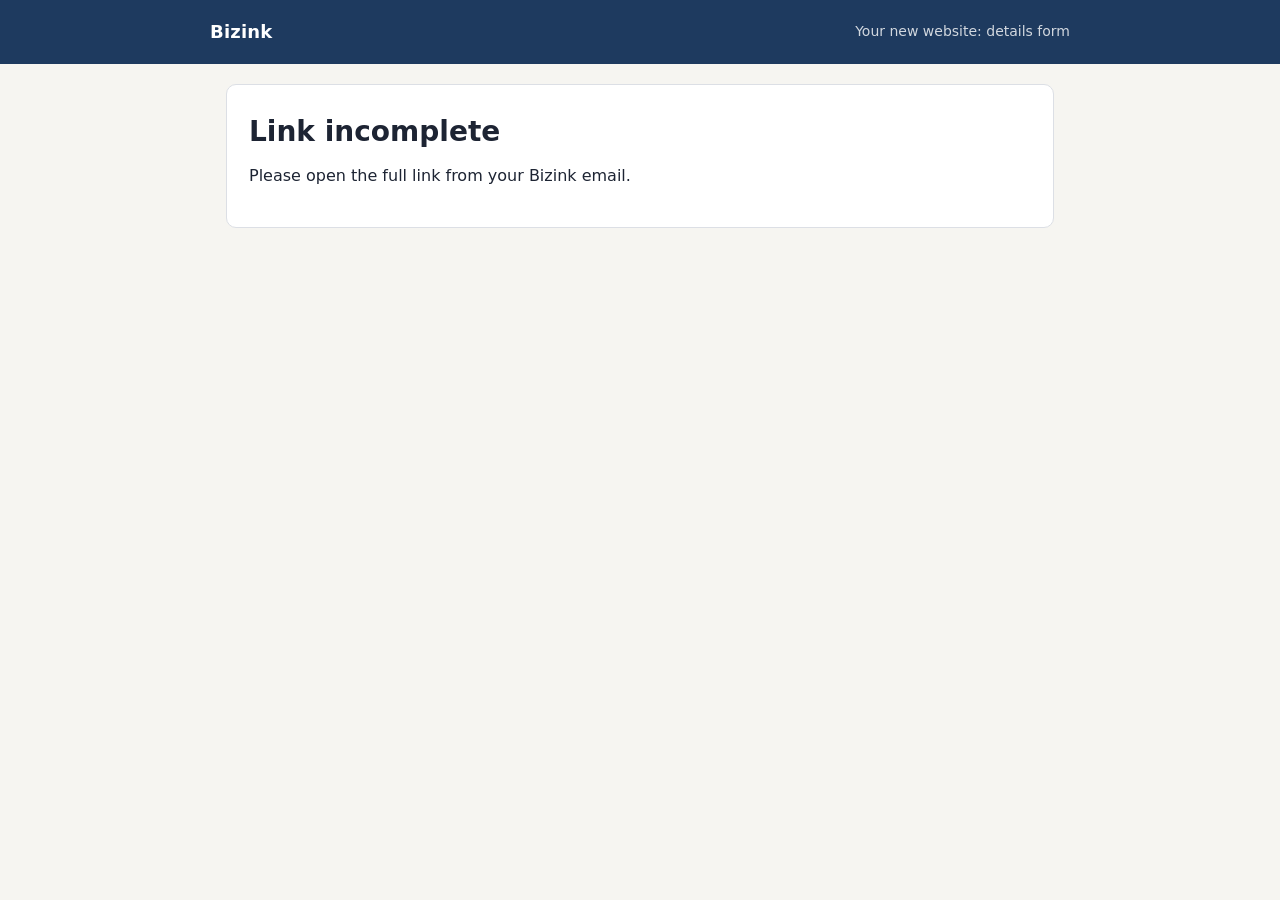
<file: assets/intake/index.html>
<!doctype html>
<html lang="en">
<head>
<meta charset="utf-8">
<meta name="viewport" content="width=device-width, initial-scale=1">
<meta name="robots" content="noindex, nofollow">
<title>Your new website</title>
<style>
:root {
  --bg: #f6f5f1; --card: #ffffff; --ink: #1d2433; --muted: #5d6676; --line: #dcdfe5; --soft: #eef0f4;
  --brand: #1e3a5f; --brand-ink: #ffffff; --accent: #c9a227; --ok: #15803d; --warn: #b45309; --bad: #b91c1c;
  --radius: 10px; --font: "Segoe UI", system-ui, -apple-system, Roboto, Helvetica, Arial, sans-serif;
}
* { box-sizing: border-box; }
body { margin: 0; background: var(--bg); color: var(--ink); font: 16px/1.55 var(--font); }
header.top { background: var(--brand); color: var(--brand-ink); padding: 18px 16px; }
header.top .in { max-width: 860px; margin: 0 auto; display: flex; justify-content: space-between; align-items: center; gap: 12px; flex-wrap: wrap; }
header.top b { font-size: 18px; letter-spacing: .2px; }
header.top span { opacity: .8; font-size: 14px; }
main { max-width: 860px; margin: 0 auto; padding: 20px 16px 80px; }
h1 { font-size: 28px; line-height: 1.2; margin: 8px 0 6px; }
h2 { font-size: 21px; margin: 0 0 4px; }
p.lead { color: var(--muted); margin: 0 0 18px; }
.steps { display: flex; gap: 6px; flex-wrap: wrap; margin: 18px 0; padding: 0; list-style: none; }
.steps button { border: 1px solid var(--line); background: var(--card); color: var(--muted); border-radius: 999px; padding: 6px 12px; font: inherit; font-size: 14px; cursor: pointer; }
.steps button[aria-current="step"] { background: var(--brand); color: var(--brand-ink); border-color: var(--brand); }
.steps button.done::before { content: "✓ "; color: var(--ok); }
.steps button[aria-current="step"].done::before { color: var(--brand-ink); }
.card { background: var(--card); border: 1px solid var(--line); border-radius: var(--radius); padding: 22px; margin-bottom: 16px; }
.grid { display: grid; grid-template-columns: 1fr 1fr; gap: 14px 16px; margin-top: 14px; }
.grid .wide { grid-column: 1 / -1; }
@media (max-width: 620px) { .grid { grid-template-columns: minmax(0, 1fr); } .card { padding: 16px; } h1 { font-size: 24px; } }
label { display: block; font-weight: 600; font-size: 14px; margin-bottom: 4px; }
.hint { color: var(--muted); font-size: 13px; font-weight: 400; margin-top: 3px; }
input[type=text], input[type=email], input[type=url], input[type=tel], select, textarea {
  width: 100%; padding: 10px 11px; border: 1px solid var(--line); border-radius: 8px; font: inherit; color: var(--ink); background: #fff;
}
textarea { min-height: 90px; resize: vertical; }
input:focus, select:focus, textarea:focus, button:focus-visible { outline: 2px solid var(--accent); outline-offset: 1px; }
.btn { display: inline-flex; align-items: center; gap: 6px; border: 1px solid var(--brand); background: var(--brand); color: var(--brand-ink); border-radius: 8px; padding: 10px 18px; font: inherit; font-weight: 600; cursor: pointer; }
.btn.ghost { background: transparent; color: var(--brand); }
.btn.small { padding: 6px 12px; font-size: 14px; }
.btn.danger { border-color: var(--bad); color: var(--bad); background: transparent; }
.btn[disabled] { opacity: .55; cursor: default; }
.nav { display: flex; justify-content: space-between; gap: 10px; margin-top: 8px; flex-wrap: wrap; }
.status { position: fixed; right: 14px; bottom: 14px; background: var(--ink); color: #fff; padding: 8px 14px; border-radius: 8px; font-size: 14px; opacity: 0; transition: opacity .2s; pointer-events: none; }
.status.show { opacity: .92; }
.ticks { columns: 3 200px; column-gap: 18px; margin-top: 8px; }
.ticks label { font-weight: 400; display: flex; gap: 8px; align-items: flex-start; break-inside: avoid; margin: 0 0 6px; }
.ticks input { margin-top: 5px; }
.group-h { font-weight: 700; margin: 16px 0 2px; font-size: 15px; }
.row { border: 1px solid var(--line); border-radius: 8px; padding: 14px; margin-top: 12px; background: #fcfcfd; }
.row .grid { margin-top: 0; }
.row .rm { margin-top: 10px; }
.up { display: flex; align-items: center; gap: 12px; flex-wrap: wrap; }
.up img { max-height: 64px; max-width: 180px; border: 1px solid var(--line); border-radius: 6px; background: repeating-conic-gradient(#eee 0 25%, #fff 0 50%) 0 0 / 14px 14px; }
.up .photo { max-height: 80px; border-radius: 50%; }
.themes { display: grid; grid-template-columns: repeat(auto-fill, minmax(220px, 1fr)); gap: 14px; margin-top: 12px; }
.theme { border: 2px solid var(--line); border-radius: 10px; overflow: hidden; background: #fff; cursor: pointer; text-align: left; padding: 0; font: inherit; color: inherit; }
.theme img { width: 100%; aspect-ratio: 16 / 10; object-fit: cover; object-position: top; display: block; background: var(--soft); }
.theme div { padding: 10px 12px; }
.theme b { display: block; }
.theme small { color: var(--muted); }
.theme[aria-pressed="true"] { border-color: var(--accent); box-shadow: 0 0 0 3px rgba(201, 162, 39, .25); }
.none-theme { display: flex; align-items: center; justify-content: center; min-height: 120px; padding: 16px; }
.msg { padding: 14px 16px; border-radius: 8px; background: var(--soft); margin: 12px 0; }
.msg.bad { background: #fde8e8; color: var(--bad); }
.msg.ok { background: #e6f4ea; color: var(--ok); }
.review dl { display: grid; grid-template-columns: 200px 1fr; gap: 6px 14px; margin: 10px 0 0; }
.review dt { color: var(--muted); }
.review dd { margin: 0; white-space: pre-wrap; overflow-wrap: anywhere; }
.review .gap { color: var(--warn); }
@media (max-width: 620px) { .review dl { grid-template-columns: minmax(0, 1fr); } .review dd { margin-bottom: 8px; } }
details.more summary { cursor: pointer; font-weight: 600; margin-top: 10px; }
.req::after { content: " *"; color: var(--bad); }
[hidden] { display: none !important; }
</style>
</head>
<body data-api="">
<header class="top"><div class="in"><b>Bizink</b><span>Your new website: details form</span></div></header>
<main id="app"><div class="card"><p>Loading your form…</p></div></main>
<div class="status" id="status" role="status" aria-live="polite"></div>
<script>
(function () {
  "use strict";
  var API = (document.body.getAttribute("data-api") || "/wp-json/bizink/v1/intake/").replace(/\/?$/, "/");
  var TOKEN = (new URLSearchParams(location.search).get("k") || "").replace(/[^A-Za-z0-9]/g, "");
  var app = document.getElementById("app");
  var data = {}, opts = { partners: [], themes: [], regions: {} }, firmName = "", status = "", step = 0, saveTimer = null, saving = false, dirty = false;

  var STEPS = [
    { id: "firm", t: "Your firm" },
    { id: "contact", t: "Contact and location" },
    { id: "website", t: "Website" },
    { id: "partners", t: "Software and memberships" },
    { id: "team", t: "Team" },
    { id: "look", t: "Logo and look" },
    { id: "extras", t: "Testimonials" },
    { id: "review", t: "Check and send" }
  ];

  function esc(s) { return String(s == null ? "" : s).replace(/[&<>"']/g, function (c) { return { "&": "&amp;", "<": "&lt;", ">": "&gt;", '"': "&quot;", "'": "&#39;" }[c]; }); }
  function $(sel) { return app.querySelector(sel); }
  function flash(msg, ms) { var el = document.getElementById("status"); el.textContent = msg; el.classList.add("show"); clearTimeout(flash.t); flash.t = setTimeout(function () { el.classList.remove("show"); }, ms || 1800); }
  function list(v) { return Array.isArray(v) ? v : []; }

  /* ---------- Fields ---------- */
  function field(k, label, o) {
    o = o || {};
    var id = "f-" + k, v = data[k] == null ? "" : data[k], input;
    if (o.type === "textarea") input = '<textarea id="' + id + '" data-k="' + k + '" placeholder="' + esc(o.ph || "") + '">' + esc(v) + "</textarea>";
    else if (o.type === "select") input = '<select id="' + id + '" data-k="' + k + '">' + o.options.map(function (x) { return '<option value="' + esc(x[0]) + '"' + (String(v) === x[0] ? " selected" : "") + ">" + esc(x[1]) + "</option>"; }).join("") + "</select>";
    else input = '<input id="' + id + '" data-k="' + k + '" type="' + (o.type || "text") + '" value="' + esc(v) + '" placeholder="' + esc(o.ph || "") + '"' + (o.type === "email" ? ' autocomplete="email"' : "") + ">";
    return '<div class="' + (o.wide ? "wide" : "") + '"><label for="' + id + '"' + (o.req ? ' class="req"' : "") + ">" + esc(label) + "</label>" + input + (o.hint ? '<div class="hint">' + esc(o.hint) + "</div>" : "") + "</div>";
  }
  function upload(k, label, hint, current, cls) {
    return '<div class="wide"><label>' + esc(label) + '</label><div class="up">'
      + (current ? '<img class="' + (cls || "") + '" src="' + esc(current) + '" alt="">' : "")
      + '<input type="file" accept="image/png,image/jpeg,image/webp,image/gif" data-up="' + esc(k) + '" aria-label="' + esc(label) + '">'
      + (current ? '<button type="button" class="btn small ghost" data-clear="' + esc(k) + '">Remove</button>' : "")
      + "</div>" + (hint ? '<div class="hint">' + esc(hint) + "</div>" : "") + "</div>";
  }
  function countries() {
    return [["", "Choose…"]].concat(Object.keys(opts.regions || {}).map(function (c) { return [c.toLowerCase(), opts.regions[c]]; }));
  }

  /* ---------- Steps ---------- */
  var VIEWS = {
    firm: function () {
      return "<h2>About your firm</h2><p class=\"lead\">The basics we use across the site. Leave anything you're unsure of; we'll check it with you.</p><div class=\"grid\">"
        + field("firm", "Firm name (as it should appear on the site)", { req: true, ph: "Smith & Co Accountants" })
        + field("descriptor", "What you are, in a few words", { ph: "chartered accountants, bookkeepers, tax agents" })
        + field("country", "Country", { type: "select", options: countries(), req: true })
        + field("founded", "Year founded", { ph: "2011" })
        + field("specialities", "Who you mainly help, or what you specialise in", { wide: true, type: "textarea", ph: "Small businesses, tradies, property investors, SMSFs, not-for-profits", hint: "A list is fine. We use it in the home page and service copy." })
        + field("areas", "Areas you serve", { wide: true, ph: "Parramatta, Western Sydney, Australia-wide online", hint: "Towns, regions, or \"online\". Separate with commas." })
        + field("contact_name", "Your name", { ph: "Who should we talk to about the website?" })
        + field("contact_email", "Your email", { type: "email" })
        + field("contact_role", "Your role", { ph: "Director" })
        + field("legal_name", "Legal business name", { ph: "Smith & Co Accountants Pty Ltd", hint: "For your agreement with Bizink, if different from the firm name." })
        + field("company_number", "Company or business number", { ph: "ABN, NZBN, company number or EIN" })
        + field("billing_email", "Billing email (if different)", { type: "email" })
        + "</div>";
    },
    contact: function () {
      return "<h2>Contact and location</h2><p class=\"lead\">Shown in the header, footer, contact page and Google's business details.</p><div class=\"grid\">"
        + field("street", "Street address", { wide: true, req: true, ph: "Level 2, 10 Smith Street" })
        + field("suburb", "Suburb or town", { req: true })
        + field("city", "City")
        + field("region", "State, region or county")
        + field("postcode", "Postcode")
        + field("phone", "Phone number (as you'd like it shown)", { type: "tel", req: true, ph: "02 9000 0000" })
        + field("email", "Enquiry email", { type: "email", req: true, ph: "hello@yourfirm.com.au", hint: "Website enquiries and forms are sent here." })
        + field("hours", "Opening hours", { ph: "Mon to Fri 9am to 5pm", hint: "Leave blank to hide." })
        + field("map_query", "Address for the map, if different", { ph: "", hint: "Leave blank to use the address above, or write \"none\" if you'd rather not show a map (e.g. a home office)." })
        + "</div>";
    },
    website: function () {
      var social = data.social || {};
      return "<h2>Your website</h2><p class=\"lead\">Links and wording for the main call to action.</p><div class=\"grid\">"
        + field("old", "Your current website", { type: "url", req: true, ph: "https://", hint: "We'll carry over anything useful. Write \"none\" if you don't have one." })
        + field("live", "Domain the new site will use", { ph: "yourfirm.com.au" })
        + field("offer", "Main offer for new clients", { ph: "Free 30 minute consultation", hint: "The button on most pages, e.g. Book a discovery call, Get a quote." })
        + field("booking_url", "Online booking link (if you use one)", { type: "url", ph: "https://calendly.com/…" })
        + field("offer_sentence", "One sentence inviting people to get in touch", { wide: true, type: "textarea", ph: "Book a free 30 minute chat to talk through your business and how we can help." })
        + field("portal_url", "Client portal or login link", { type: "url", ph: "https://", hint: "If clients log in somewhere (Xero, Ignition, a document portal)." })
        + field("footer_blurb", "A short description of the firm for the footer", { wide: true, type: "textarea", ph: "Two or three sentences." })
        + "</div><details class=\"more\"" + (social.linkedin || social.facebook || social.instagram || social.youtube ? " open" : "") + "><summary>Social media links</summary><div class=\"grid\">"
        + ["linkedin", "facebook", "instagram", "youtube", "x"].map(function (n) {
          return '<div><label for="s-' + n + '">' + { linkedin: "LinkedIn", facebook: "Facebook", instagram: "Instagram", youtube: "YouTube", x: "X (Twitter)" }[n] + '</label><input id="s-' + n + '" type="url" data-social="' + n + '" value="' + esc(social[n] || "") + '" placeholder="https://"></div>';
        }).join("")
        + "</div></details><details class=\"more\"" + (data.ga4_measurement_id || data.ga4_property_id || data.search_console ? " open" : "") + "><summary>Google Analytics and Search Console (optional)</summary>"
        + "<p class=\"hint\">Only if you already have them. Skip this if you're not sure; we can set them up with you.</p><div class=\"grid\">"
        + field("ga4_measurement_id", "GA4 measurement ID", { ph: "G-XXXXXXXXXX" })
        + field("ga4_property_id", "GA4 property ID", { ph: "Numbers only" })
        + field("search_console", "Search Console property", { wide: true, ph: "https://yourfirm.com.au/" })
        + "</div></details>";
    },
    partners: function () {
      var picked = list(data.partners), groups = {}, order = ["Software", "Accreditation", "Professional body"];
      opts.partners.forEach(function (p) { (groups[p.type] = groups[p.type] || []).push(p.name); });
      Object.keys(groups).forEach(function (g) { if (order.indexOf(g) < 0) order.push(g); });
      var titles = { "Software": "Software you use or recommend", "Accreditation": "Software certifications", "Professional body": "Professional memberships" };
      var html = "<h2>Software and memberships</h2><p class=\"lead\">Tick everything that applies. Their logos appear on your site, and software you tick gets its own page.</p>";
      order.forEach(function (g) {
        if (!groups[g]) return;
        html += '<div class="group-h">' + esc(titles[g] || g) + '</div><div class="ticks">' + groups[g].map(function (n) {
          return '<label><input type="checkbox" data-partner="' + esc(n) + '"' + (picked.indexOf(n) >= 0 ? " checked" : "") + "> " + esc(n) + "</label>";
        }).join("") + "</div>";
      });
      html += '<div class="group-h">Anything else?</div><p class="hint">Other software, memberships or awards you\'d like a logo for. Upload the logo if you have it; otherwise we\'ll look for one.</p><div id="xp">'
        + list(data.extra_partners).map(extraRow).join("") + '</div><p><button type="button" class="btn small ghost" id="add-xp">Add another logo</button></p>';
      return html;
    },
    team: function () {
      return "<h2>Your team</h2><p class=\"lead\">The people to show on the About or Team page. Photos look best as head-and-shoulders shots on a plain background, all similar in style.</p><div id=\"team\">"
        + list(data.team).map(teamRow).join("") + '</div><p><button type="button" class="btn small ghost" id="add-team">Add a team member</button></p>';
    },
    look: function () {
      var html = "<h2>Logo and look</h2><p class=\"lead\">Your logo and brand colours stay yours. Pick the layout style you like best; we'll show you a preview before anything goes live.</p><div class=\"grid\">"
        + upload("logo", "Logo", "A wide PNG with a transparent background works best. If you have an SVG or a brand pack, email it to us.", data.logo)
        + upload("favicon", "Browser tab icon (optional)", "A square version of your logo or symbol, at least 512 × 512 pixels.", data.favicon)
        + field("brand_colours", "Brand colours (if you know them)", { wide: true, ph: "#1E3A5F navy, #C9A227 gold", hint: "Hex codes are ideal. Leave blank and we'll take them from your logo." })
        + "</div><div class=\"group-h\" style=\"margin-top:22px\">Preferred style</div><div class=\"themes\">";
      opts.themes.forEach(function (t) {
        html += '<button type="button" class="theme" data-theme="' + esc(t.slug) + '" aria-pressed="' + (data.theme === t.slug) + '">'
          + (t.thumb ? '<img src="' + esc(t.thumb) + '" alt="" loading="lazy">' : "") + "<div><b>" + esc(t.name) + "</b><small>" + esc(t.about) + "</small></div></button>";
      });
      html += '<button type="button" class="theme none-theme" data-theme="" aria-pressed="' + !data.theme + '"><div><b>No preference</b><small>We\'ll suggest one for you.</small></div></button></div>';
      return html;
    },
    extras: function () {
      return "<h2>Testimonials</h2><p class=\"lead\">Two or three real comments from clients, with their permission. Leave this out if you don't have any yet; none is better than made-up ones.</p><div id=\"tm\">"
        + list(data.testimonials).map(testimonialRow).join("") + '</div><p><button type="button" class="btn small ghost" id="add-tm">Add a testimonial</button></p>'
        + '<div class="grid">' + field("notes", "Anything else we should know?", { wide: true, type: "textarea", ph: "Pages you want to keep from your current site, wording you like, deadlines, things you don't want…" }) + "</div>";
    },
    review: function () {
      var rows = [
        ["Firm", data.firm], ["Country", (opts.regions[(data.country || "").toUpperCase()] || "")], ["Your contact", [data.contact_name, data.contact_email].filter(Boolean).join(", ")],
        ["Address", [data.street, data.suburb, data.city, data.region, data.postcode].filter(Boolean).join(", ")],
        ["Phone", data.phone], ["Enquiry email", data.email], ["Current website", data.old], ["Main offer", data.offer],
        ["Software and memberships", list(data.partners).concat(list(data.extra_partners).map(function (x) { return x.name; }).filter(Boolean)).join(", ")],
        ["Team", list(data.team).map(function (m) { return m.name; }).filter(Boolean).join(", ")],
        ["Logo", data.logo ? "Uploaded" : ""],
        ["Preferred style", data.theme ? ((opts.themes.filter(function (t) { return t.slug === data.theme; })[0] || {}).name || data.theme) : "No preference"],
        ["Testimonials", String(list(data.testimonials).filter(function (x) { return x.quote; }).length || "")]
      ];
      var need = ["firm", "country", "street", "suburb", "phone", "email", "old"].filter(function (k) { return !String(data[k] || "").trim(); });
      return '<div class="review"><h2>Check and send</h2><p class="lead">Here\'s a summary. You can go back to any section. When you send it, we\'ll be in touch about next steps.</p><dl>'
        + rows.map(function (r) { return "<dt>" + esc(r[0]) + "</dt><dd" + (r[1] ? "" : ' class="gap"') + ">" + (r[1] ? esc(r[1]) : "Not filled in") + "</dd>"; }).join("")
        + "</dl></div>"
        + (need.length ? '<div class="msg">A few of the starred fields are still empty. You can still send it and we\'ll ask you for them.</div>' : "")
        + '<p style="margin-top:18px"><button type="button" class="btn" id="submit">Send to Bizink</button></p>';
    }
  };

  function extraRow(x, i) {
    return '<div class="row" data-xrow="' + i + '"><div class="grid">'
      + '<div><label>Name</label><input type="text" data-xp="name" value="' + esc(x.name) + '" placeholder="e.g. Dext, Tax Institute"></div>'
      + '<div><label>Type</label><select data-xp="type">' + ["Software", "Professional body", "Accreditation", "Award", "Other"].map(function (t) { return "<option" + ((x.type || "Software") === t ? " selected" : "") + ">" + t + "</option>"; }).join("") + "</select></div>"
      + '<div class="wide"><label>Their website (optional)</label><input type="url" data-xp="url" value="' + esc(x.url) + '" placeholder="https://"></div>'
      + upload("xp:" + i, "Logo (optional)", "", x.logo)
      + '</div><button type="button" class="btn small danger rm" data-rm-xp="' + i + '">Remove</button></div>';
  }
  function teamRow(m, i) {
    return '<div class="row" data-trow="' + i + '"><div class="grid">'
      + '<div><label>Name</label><input type="text" data-tm="name" value="' + esc(m.name) + '"></div>'
      + '<div><label>Role</label><input type="text" data-tm="role" value="' + esc(m.role) + '" placeholder="Director, Senior Accountant…"></div>'
      + '<div><label>Qualifications</label><input type="text" data-tm="qualifications" value="' + esc(m.qualifications) + '" placeholder="CA, B.Com"></div>'
      + '<div><label>Direct phone or email (optional)</label><input type="text" data-tm="phone" value="' + esc(m.phone) + '"></div>'
      + '<div class="wide"><label>Short bio</label><textarea data-tm="bio" placeholder="A few sentences: background, what they help clients with, something personal.">' + esc(m.bio) + "</textarea></div>"
      + upload("team:" + i, "Photo", "", m.photo, "photo")
      + '</div><button type="button" class="btn small danger rm" data-rm-team="' + i + '">Remove</button></div>';
  }
  function testimonialRow(x, i) {
    return '<div class="row" data-qrow="' + i + '"><div class="grid">'
      + '<div class="wide"><label>What they said</label><textarea data-q="quote">' + esc(x.quote) + "</textarea></div>"
      + '<div><label>Name</label><input type="text" data-q="name" value="' + esc(x.name) + '"></div>'
      + '<div><label>Business or role (optional)</label><input type="text" data-q="business" value="' + esc(x.business) + '"></div>'
      + '</div><button type="button" class="btn small danger rm" data-rm-tm="' + i + '">Remove</button></div>';
  }

  /* ---------- Render ---------- */
  function render() {
    if (status === "submitted") {
      app.innerHTML = '<div class="card"><h1>Thank you' + (data.contact_name ? ", " + esc(String(data.contact_name).split(" ")[0]) : "") + '</h1><p>Your details for <strong>' + esc(data.firm || firmName) + "</strong> have been sent to Bizink. We'll be in touch about next steps.</p><p class=\"hint\">Need to change something? Reply to our email or contact your Bizink account manager.</p></div>";
      return;
    }
    var s = STEPS[step];
    app.innerHTML = (step === 0 ? "<h1>Let's build your new website</h1><p class=\"lead\">Tell us about " + esc(firmName || "your firm") + ". Your answers save as you go, so you can come back to this link any time before you send it.</p>" : "")
      + '<nav aria-label="Sections"><ol class="steps">' + STEPS.map(function (x, i) { return '<li><button type="button" data-step="' + i + '"' + (i === step ? ' aria-current="step"' : "") + (stepDone(x.id) ? ' class="done"' : "") + ">" + (i + 1) + ". " + esc(x.t) + "</button></li>"; }).join("") + "</ol></nav>"
      + '<section class="card" aria-labelledby="h-' + s.id + '">' + VIEWS[s.id]().replace("<h2>", '<h2 id="h-' + s.id + '">') + "</section>"
      + '<div class="nav">' + (step > 0 ? '<button type="button" class="btn ghost" data-step="' + (step - 1) + '">← Back</button>' : "<span></span>")
      + (step < STEPS.length - 1 ? '<button type="button" class="btn" data-step="' + (step + 1) + '">Next: ' + esc(STEPS[step + 1].t) + " →</button>" : "") + "</div>";
  }
  function stepDone(id) {
    var has = function (k) { return String(data[k] || "").trim() !== ""; };
    return {
      firm: has("firm") && has("country"), contact: has("street") && has("phone") && has("email"), website: has("old"),
      partners: list(data.partners).length > 0, team: list(data.team).some(function (m) { return m.name; }),
      look: has("logo"), extras: list(data.testimonials).some(function (x) { return x.quote; }), review: false
    }[id];
  }

  /* ---------- Save ---------- */
  function queueSave() { dirty = true; clearTimeout(saveTimer); saveTimer = setTimeout(save, 1200); }
  function save(submit) {
    clearTimeout(saveTimer);
    if (saving && !submit) { saveTimer = setTimeout(save, 800); return Promise.resolve(); }
    saving = true; dirty = false;
    return fetch(API + TOKEN, { method: "POST", headers: { "Content-Type": "application/json" }, body: JSON.stringify({ data: data, submit: submit ? 1 : 0 }) })
      .then(function (r) { return r.json().then(function (j) { if (!r.ok) throw j; return j; }); })
      .then(function (j) { saving = false; status = j.status; if (!submit) flash("Saved"); return j; })
      .catch(function (e) { saving = false; dirty = true; flash((e && e.message) || "Couldn't save. Check your connection; we'll try again.", 4000); if (!submit) saveTimer = setTimeout(save, 8000); throw e; });
  }
  window.addEventListener("beforeunload", function (e) { if (dirty || saving) { save(); e.preventDefault(); e.returnValue = ""; } });

  function sendFile(file, label) {
    var fd = new FormData(); fd.append("file", file); fd.append("label", label);
    flash("Uploading " + file.name + "…", 60000);
    return fetch(API + TOKEN + "/upload", { method: "POST", body: fd })
      .then(function (r) { return r.json().then(function (j) { if (!r.ok) throw j; return j; }); })
      .then(function (j) { flash("Uploaded"); return j.url; })
      .catch(function (e) { flash((e && e.message) || "Upload failed. Please try again.", 5000); return null; });
  }

  /* ---------- Events ---------- */
  app.addEventListener("input", function (e) {
    var el = e.target, row;
    if (el.dataset.k) { data[el.dataset.k] = el.value; queueSave(); }
    else if (el.dataset.social) { data.social = Object.assign({}, data.social || {}); data.social[el.dataset.social] = el.value; queueSave(); }
    else if (el.dataset.xp && (row = el.closest("[data-xrow]"))) { setIn("extra_partners", +row.dataset.xrow, el.dataset.xp, el.value); }
    else if (el.dataset.tm && (row = el.closest("[data-trow]"))) { setIn("team", +row.dataset.trow, el.dataset.tm, el.value); }
    else if (el.dataset.q && (row = el.closest("[data-qrow]"))) { setIn("testimonials", +row.dataset.qrow, el.dataset.q, el.value); }
  });
  function setIn(key, i, prop, val) { var arr = list(data[key]).slice(); arr[i] = Object.assign({}, arr[i] || {}); arr[i][prop] = val; data[key] = arr; queueSave(); }

  app.addEventListener("change", function (e) {
    var el = e.target;
    if (el.dataset.k && el.tagName === "SELECT") { data[el.dataset.k] = el.value; queueSave(); }
    else if (el.dataset.partner) {
      var set = list(data.partners).filter(function (n) { return n !== el.dataset.partner; });
      if (el.checked) set.push(el.dataset.partner);
      data.partners = set; queueSave();
    } else if (el.dataset.up && el.files && el.files[0]) {
      var key = el.dataset.up, f = el.files[0];
      if (f.size > 8 * 1024 * 1024) { flash("That file is over 8 MB. Please choose a smaller one.", 4000); el.value = ""; return; }
      el.disabled = true;
      sendFile(f, key.split(":")[0] + " " + (data.firm || firmName)).then(function (url) {
        el.disabled = false;
        if (!url) return;
        var parts = key.split(":");
        if (parts[0] === "team") setIn("team", +parts[1], "photo", url);
        else if (parts[0] === "xp") setIn("extra_partners", +parts[1], "logo", url);
        else { data[key] = url; queueSave(); }
        render();
      });
    }
  });

  app.addEventListener("click", function (e) {
    var t = e.target.closest("button");
    if (!t) return;
    if (t.dataset.step != null) { if (dirty) save(); step = +t.dataset.step; render(); window.scrollTo(0, 0); }
    else if (t.dataset.theme != null) { data.theme = t.dataset.theme; queueSave(); render(); }
    else if (t.dataset.clear) {
      var p = t.dataset.clear.split(":");
      if (p[0] === "team") setIn("team", +p[1], "photo", "");
      else if (p[0] === "xp") setIn("extra_partners", +p[1], "logo", "");
      else { data[p[0]] = ""; queueSave(); }
      render();
    }
    else if (t.id === "add-xp") { data.extra_partners = list(data.extra_partners).concat([{ name: "", type: "Software", url: "", logo: "" }]); queueSave(); render(); }
    else if (t.id === "add-team") { data.team = list(data.team).concat([{ name: "", role: "" }]); queueSave(); render(); }
    else if (t.id === "add-tm") { data.testimonials = list(data.testimonials).concat([{ quote: "", name: "" }]); queueSave(); render(); }
    else if (t.dataset.rmXp != null) { data.extra_partners = list(data.extra_partners).filter(function (_, i) { return i !== +t.dataset.rmXp; }); queueSave(); render(); }
    else if (t.dataset.rmTeam != null) { data.team = list(data.team).filter(function (_, i) { return i !== +t.dataset.rmTeam; }); queueSave(); render(); }
    else if (t.dataset.rmTm != null) { data.testimonials = list(data.testimonials).filter(function (_, i) { return i !== +t.dataset.rmTm; }); queueSave(); render(); }
    else if (t.id === "submit") {
      t.disabled = true; t.textContent = "Sending…";
      save(true).then(function () { status = "submitted"; render(); window.scrollTo(0, 0); })
        .catch(function () { t.disabled = false; t.textContent = "Send to Bizink"; });
    }
  });

  /* ---------- Load ---------- */
  if (!TOKEN) { app.innerHTML = '<div class="card"><h1>Link incomplete</h1><p>Please open the full link from your Bizink email.</p></div>'; return; }
  fetch(API + TOKEN)
    .then(function (r) { return r.json().then(function (j) { if (!r.ok) throw j; return j; }); })
    .then(function (j) {
      data = j.data && !Array.isArray(j.data) ? j.data : {}; opts = j.options || opts; firmName = j.firm || ""; status = j.status || "";
      if (!data.firm && firmName) data.firm = firmName;
      document.title = (firmName ? firmName + ": " : "") + "your new website";
      render();
    })
    .catch(function (e) { app.innerHTML = '<div class="card"><h1>We couldn\'t open your form</h1><div class="msg bad">' + esc((e && e.message) || "Please check your connection and try again.") + "</div></div>"; });
})();
</script>
</body>
</html>
</file>
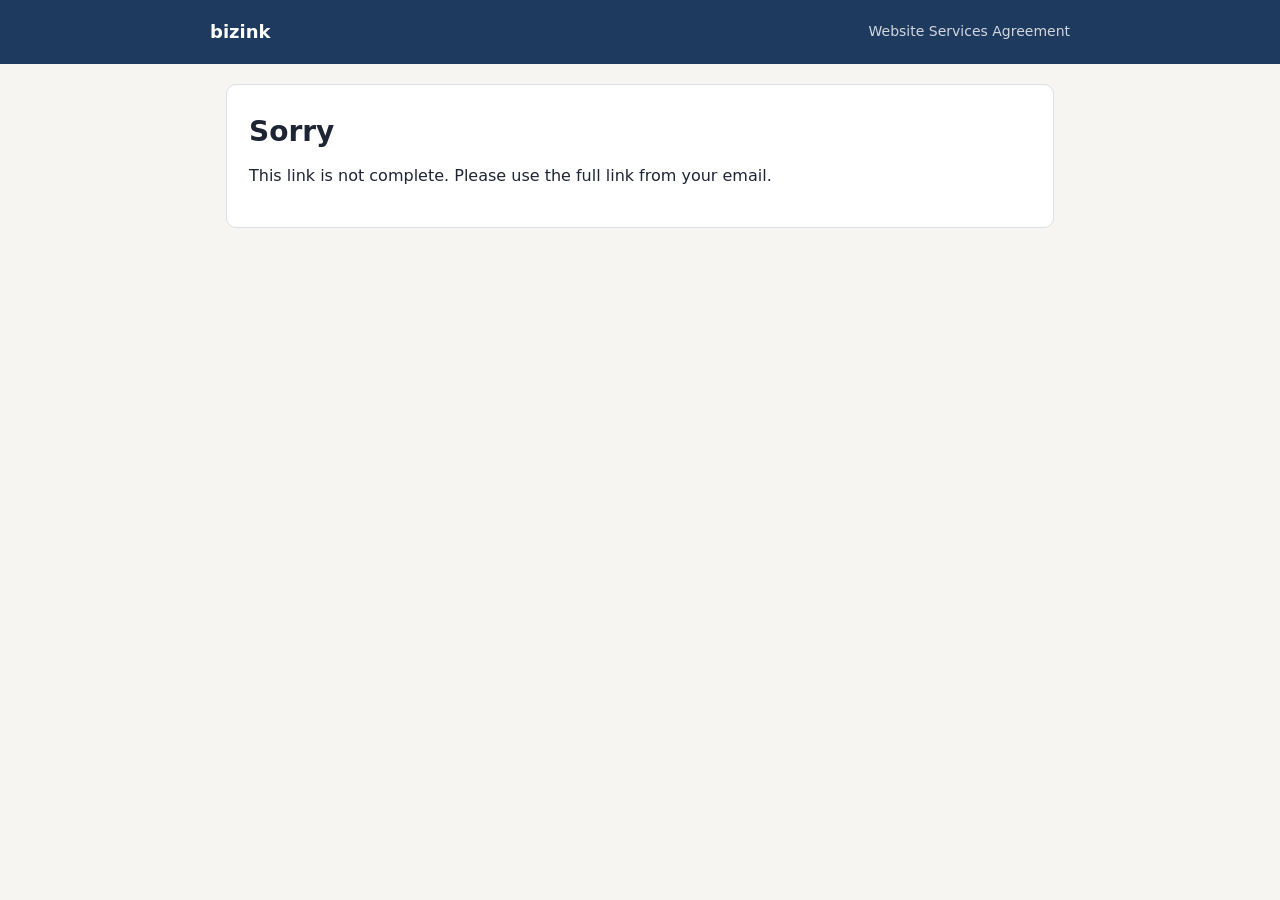
<file: assets/agreement/sign.html>
<!doctype html>
<html lang="en">
<head>
<meta charset="utf-8">
<meta name="viewport" content="width=device-width, initial-scale=1">
<meta name="robots" content="noindex, nofollow">
<title>Sign your Bizink agreement</title>
<style>
:root {
  --bg: #f6f5f1; --card: #ffffff; --ink: #1d2433; --muted: #5d6676; --line: #dcdfe5; --soft: #eef0f4;
  --brand: #1e3a5f; --brand-ink: #ffffff; --accent: #c9a227; --ok: #15803d; --bad: #b91c1c;
  --radius: 10px; --font: "Segoe UI", system-ui, -apple-system, Roboto, Helvetica, Arial, sans-serif;
}
* { box-sizing: border-box; }
body { margin: 0; background: var(--bg); color: var(--ink); font: 16px/1.55 var(--font); }
header.top { background: var(--brand); color: var(--brand-ink); padding: 18px 16px; }
header.top .in { max-width: 860px; margin: 0 auto; display: flex; justify-content: space-between; align-items: center; gap: 12px; flex-wrap: wrap; }
header.top b { font-size: 18px; }
header.top span { opacity: .8; font-size: 14px; }
main { max-width: 860px; margin: 0 auto; padding: 20px 16px 80px; }
h1 { font-size: 28px; line-height: 1.2; margin: 8px 0 6px; }
h2 { font-size: 21px; margin: 0 0 4px; }
p.lead { color: var(--muted); margin: 0 0 18px; }
.card { background: var(--card); border: 1px solid var(--line); border-radius: var(--radius); padding: 22px; margin-bottom: 16px; }
.doc { width: 100%; height: 70vh; min-height: 420px; border: 1px solid var(--line); border-radius: 8px; background: var(--soft); }
.grid { display: grid; grid-template-columns: 1fr 1fr; gap: 14px 16px; margin-top: 14px; }
.grid .wide { grid-column: 1 / -1; }
@media (max-width: 620px) { .grid { grid-template-columns: minmax(0, 1fr); } .card { padding: 16px; } h1 { font-size: 24px; } .doc { height: 55vh; } }
label { display: block; font-weight: 600; font-size: 14px; margin-bottom: 4px; }
.hint { color: var(--muted); font-size: 13px; font-weight: 400; margin-top: 3px; }
input[type=text] { width: 100%; padding: 10px 11px; border: 1px solid var(--line); border-radius: 8px; font: inherit; color: var(--ink); background: #fff; }
input:focus, button:focus-visible, canvas:focus-visible { outline: 2px solid var(--accent); outline-offset: 1px; }
.btn { display: inline-flex; align-items: center; gap: 6px; border: 1px solid var(--brand); background: var(--brand); color: var(--brand-ink); border-radius: 8px; padding: 10px 18px; font: inherit; font-weight: 600; cursor: pointer; text-decoration: none; }
.btn.ghost { background: transparent; color: var(--brand); }
.btn.small { padding: 6px 12px; font-size: 14px; }
.btn[disabled] { opacity: .55; cursor: default; }
.tabs { display: flex; gap: 6px; margin: 4px 0 8px; }
.tabs button { border: 1px solid var(--line); background: var(--card); color: var(--muted); border-radius: 999px; padding: 5px 12px; font: inherit; font-size: 14px; cursor: pointer; }
.tabs button[aria-pressed="true"] { background: var(--brand); color: var(--brand-ink); border-color: var(--brand); }
.pad { position: relative; border: 1px dashed #9aa3b2; border-radius: 8px; background: #fff; }
.pad canvas { display: block; width: 100%; height: 160px; touch-action: none; cursor: crosshair; border-radius: 8px; }
.pad .line { position: absolute; left: 16px; right: 16px; bottom: 36px; border-bottom: 1px solid var(--line); pointer-events: none; }
.agree { display: flex; gap: 10px; align-items: flex-start; font-weight: 400; margin: 14px 0; }
.agree input { margin-top: 5px; width: 18px; height: 18px; }
.err { color: var(--bad); margin: 8px 0 0; }
.done { border-color: var(--ok); }
.done h1 { color: var(--ok); }
</style>
</head>
<body data-api="">
<header class="top"><div class="in"><b>bizink</b><span>Website Services Agreement</span></div></header>
<main id="app"><div class="card"><p>Loading your agreement…</p></div></main>
<script>
(function () {
  var API = document.body.getAttribute("data-api") || "/wp-json/bizink/v1/agreements/sign/";
  var token = new URLSearchParams(location.search).get("k") || "";
  var app = document.getElementById("app");
  var state = { method: "drawn", drawn: false };

  function esc(s) { return String(s == null ? "" : s).replace(/[&<>"']/g, function (c) { return { "&": "&amp;", "<": "&lt;", ">": "&gt;", '"': "&quot;", "'": "&#39;" }[c]; }); }
  function fail(msg) { app.innerHTML = '<div class="card"><h1>Sorry</h1><p>' + esc(msg) + "</p></div>"; }
  function when(iso) { try { return new Date(iso).toLocaleString(undefined, { dateStyle: "long", timeStyle: "short" }); } catch (_) { return iso; } }

  if (!/^[A-Za-z0-9]{20,}$/.test(token)) { fail("This link is not complete. Please use the full link from your email."); return; }

  fetch(API + token).then(function (r) { return r.json().then(function (j) { return { ok: r.ok, j: j }; }); }).then(function (res) {
    if (!res.ok) { fail(res.j && res.j.message ? res.j.message : "This link is not valid."); return; }
    if (res.j.signed) { thanks(res.j, true); return; }
    render(res.j);
  }).catch(function () { fail("We couldn't load your agreement. Please check your connection and try again."); });

  function render(a) {
    app.innerHTML =
      '<h1>Your agreement with Bizink</h1><p class="lead">For <strong>' + esc(a.firm) + '</strong>. Please read it, then sign below.</p>'
      + '<div class="card"><h2>1. Read the agreement</h2><p class="hint">It includes a summary of our online Terms and Conditions, which form part of the agreement.</p>'
      + '<iframe class="doc" src="' + esc(a.pdf) + '#view=FitH" title="Bizink Website Services Agreement"></iframe>'
      + '<p><a class="btn ghost small" href="' + esc(a.pdf) + '" target="_blank" rel="noopener">Open the agreement in a new tab</a></p></div>'
      + '<div class="card"><h2>2. Sign</h2><div class="grid">'
      + '<div><label for="s-name">Your full name</label><input type="text" id="s-name" autocomplete="name" value="' + esc(a.contact_name) + '"></div>'
      + '<div><label for="s-role">Your role</label><input type="text" id="s-role" autocomplete="organization-title" placeholder="Director"></div>'
      + '<div class="wide"><label id="sig-l">Your signature</label>'
      + '<div class="tabs" role="group" aria-labelledby="sig-l"><button type="button" data-m="drawn" aria-pressed="true">Draw</button><button type="button" data-m="typed" aria-pressed="false">Type</button></div>'
      + '<div class="pad"><canvas id="pad" width="800" height="160" tabindex="0" aria-label="Signature pad: draw your signature with your mouse or finger"></canvas><div class="line"></div></div>'
      + '<p class="hint" id="pad-hint">Draw your signature with your mouse or finger. <button type="button" class="btn ghost small" id="clear">Clear</button></p></div>'
      + '</div><label class="agree"><input type="checkbox" id="s-agree"><span>I have read this agreement and the online Terms and Conditions, and I am authorised to sign it for <strong>' + esc(a.firm) + '</strong>.</span></label>'
      + '<button type="button" class="btn" id="sign">Sign the agreement</button><p class="err" id="err" role="alert"></p>'
      + '<p class="hint">We record your name, role, signature, the date and time, and your IP address with the agreement.</p></div>';

    var c = document.getElementById("pad"), ctx = c.getContext("2d"), drawing = false, last = null;
    function reset() { ctx.clearRect(0, 0, c.width, c.height); state.drawn = false; }
    function pt(e) { var r = c.getBoundingClientRect(); return { x: (e.clientX - r.left) * c.width / r.width, y: (e.clientY - r.top) * c.height / r.height }; }
    ctx.lineWidth = 3; ctx.lineCap = "round"; ctx.lineJoin = "round"; ctx.strokeStyle = "#1d2433";
    c.addEventListener("pointerdown", function (e) { if (state.method !== "drawn") return; drawing = true; last = pt(e); c.setPointerCapture(e.pointerId); });
    c.addEventListener("pointermove", function (e) { if (!drawing) return; var p = pt(e); ctx.beginPath(); ctx.moveTo(last.x, last.y); ctx.lineTo(p.x, p.y); ctx.stroke(); last = p; state.drawn = true; });
    ["pointerup", "pointercancel", "pointerleave"].forEach(function (ev) { c.addEventListener(ev, function () { drawing = false; }); });
    function typed() {
      reset();
      var n = document.getElementById("s-name").value.trim();
      ctx.fillStyle = "#1d2433"; ctx.font = "italic 56px 'Segoe Script', 'Brush Script MT', 'Lucida Handwriting', cursive";
      ctx.textBaseline = "alphabetic"; ctx.fillText(n, 24, 112, c.width - 48);
      state.drawn = !!n;
    }
    document.getElementById("clear").addEventListener("click", function () { state.method === "typed" ? typed() : reset(); });
    document.getElementById("s-name").addEventListener("input", function () { if (state.method === "typed") typed(); });
    Array.prototype.forEach.call(app.querySelectorAll(".tabs button"), function (b) {
      b.addEventListener("click", function () {
        state.method = b.getAttribute("data-m");
        Array.prototype.forEach.call(app.querySelectorAll(".tabs button"), function (x) { x.setAttribute("aria-pressed", x === b ? "true" : "false"); });
        document.getElementById("pad-hint").firstChild.nodeValue = state.method === "typed" ? "Your typed name is used as your signature. " : "Draw your signature with your mouse or finger. ";
        state.method === "typed" ? typed() : reset();
      });
    });

    document.getElementById("sign").addEventListener("click", function () {
      var err = document.getElementById("err"), btn = this;
      var name = document.getElementById("s-name").value.trim(), role = document.getElementById("s-role").value.trim();
      err.textContent = "";
      if (!name || !role) { err.textContent = "Please enter your full name and your role."; return; }
      if (!state.drawn) { err.textContent = state.method === "typed" ? "Please enter your name to make your signature." : "Please sign in the box, or choose Type."; return; }
      if (!document.getElementById("s-agree").checked) { err.textContent = "Please tick the box to confirm."; return; }
      btn.disabled = true; btn.textContent = "Signing…";
      fetch(API + token, { method: "POST", headers: { "Content-Type": "application/json" }, body: JSON.stringify({ name: name, role: role, agree: true, method: state.method, signature: c.toDataURL("image/png") }) })
        .then(function (r) { return r.json().then(function (j) { return { ok: r.ok, j: j }; }); })
        .then(function (res) {
          if (!res.ok) { err.textContent = res.j && res.j.message ? res.j.message : "Something went wrong. Please try again."; btn.disabled = false; btn.textContent = "Sign the agreement"; return; }
          thanks({ firm: a.firm, signed_at: res.j.signed_at, contact_name: name, pdf: a.pdf }, false);
          window.scrollTo(0, 0);
        })
        .catch(function () { err.textContent = "We couldn't reach Bizink. Please check your connection and try again."; btn.disabled = false; btn.textContent = "Sign the agreement"; });
    });
  }

  function thanks(a, already) {
    var first = String(a.contact_name || "").split(" ")[0];
    app.innerHTML = '<div class="card done"><h1>' + (already ? "Already signed" : "Thank you" + (first ? ", " + esc(first) : "")) + '</h1>'
      + '<p>The agreement for <strong>' + esc(a.firm) + '</strong> was signed on ' + esc(when(a.signed_at)) + '.</p>'
      + '<p>We\'ll email you a copy with both signatures for your records.</p>'
      + (a.pdf ? '<p><a class="btn ghost small" href="' + esc(a.pdf) + '" target="_blank" rel="noopener">View the agreement</a></p>' : "") + "</div>";
  }
})();
</script>
</body>
</html>
</file>
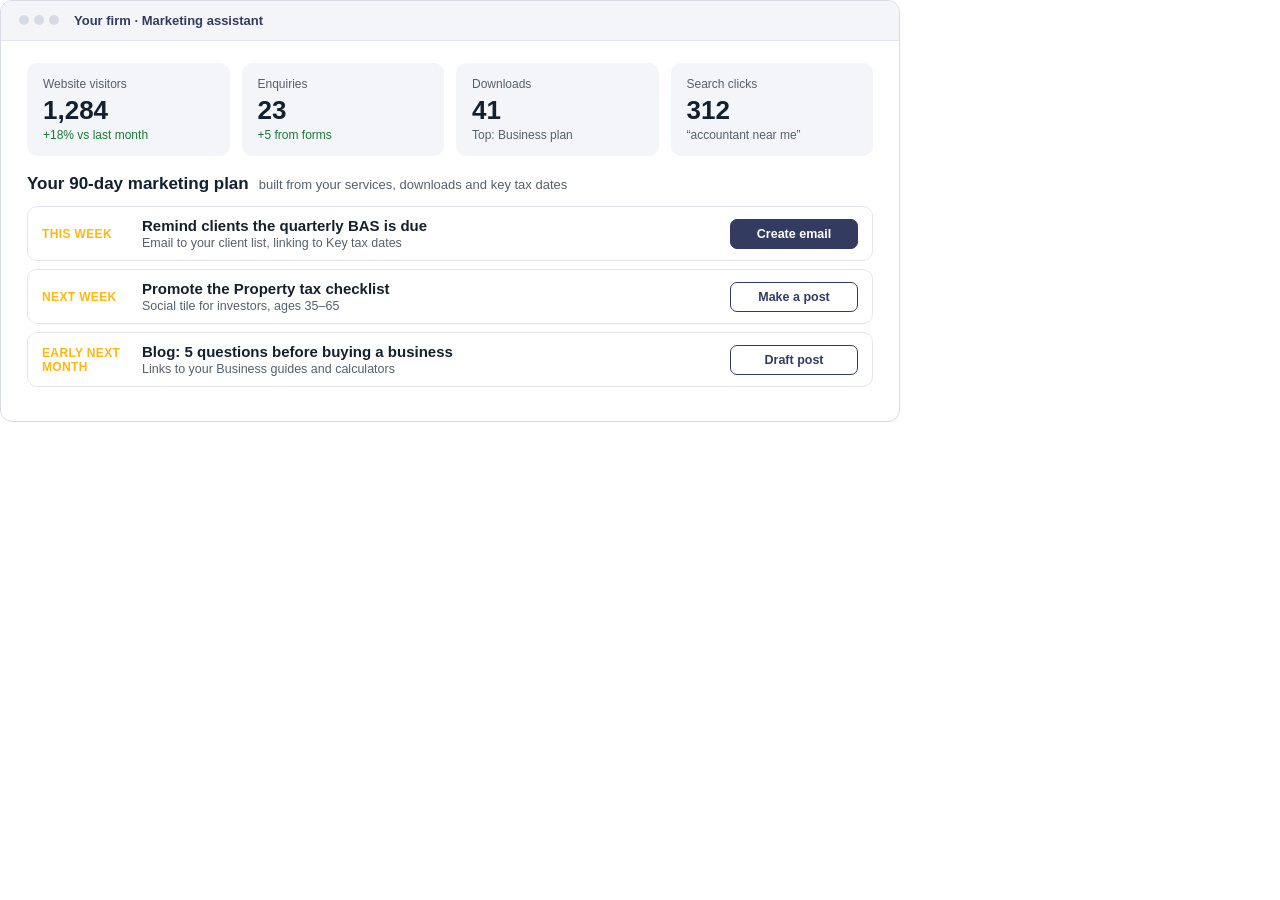
<file: assets/prospect-pdf/marketing-assistant-mock.html>
<!doctype html>
<html lang="en">
<head>
<meta charset="utf-8">
<title>Marketing assistant mock</title>
<style>
  * { box-sizing: border-box; }
  html, body { margin: 0; background: #fff; }
  body { font-family: "Segoe UI", Arial, sans-serif; color: #1d2733; }
  .frame { width: 900px; border: 1px solid #d7dbe6; border-radius: 12px; overflow: hidden; background: #fff; }
  .frame-bar { display: flex; align-items: center; gap: 10px; padding: 12px 18px; background: #f4f5f8; border-bottom: 1px solid #e3e6ee; font-size: 13px; color: #55606e; }
  .frame-bar .dots span { display: inline-block; width: 10px; height: 10px; border-radius: 50%; background: #d7dbe6; margin-right: 5px; }
  .frame-bar .title { font-weight: 600; color: #333B61; }
  .frame-body { padding: 22px 26px 26px; }
  .stats { display: grid; grid-template-columns: repeat(4, 1fr); gap: 12px; margin-bottom: 18px; }
  .stat { background: #f4f5f8; border-radius: 10px; padding: 14px 16px; }
  .stat .l { font-size: 12px; color: #55606e; margin-bottom: 4px; }
  .stat .v { font-size: 26px; font-weight: 700; color: #14202e; }
  .stat .d { font-size: 12px; color: #55606e; margin-top: 2px; }
  .stat .d.up { color: #1b7a3a; }
  .plan-h { display: flex; align-items: baseline; gap: 10px; margin-bottom: 12px; }
  .plan-h b { font-size: 17px; color: #14202e; }
  .plan-h span { font-size: 13px; color: #55606e; }
  .row { display: grid; grid-template-columns: 86px 1fr 128px; gap: 14px; align-items: center; border: 1px solid #e3e6ee; border-radius: 10px; padding: 10px 14px; margin-bottom: 8px; }
  .row .when { font-size: 12px; color: #FCB813; font-weight: 700; text-transform: uppercase; letter-spacing: .03em; }
  .row .t { font-weight: 600; font-size: 15px; color: #14202e; }
  .row .s { font-size: 12.5px; color: #55606e; margin-top: 2px; }
  .btn { border: 1px solid #333B61; border-radius: 7px; padding: 7px 12px; font-size: 12.5px; text-align: center; background: #fff; color: #333B61; font-weight: 600; white-space: nowrap; }
  .btn.primary { background: #333B61; border-color: #333B61; color: #fff; }
</style>
</head>
<body>

<div class="frame" id="shot">
  <div class="frame-bar">
    <span class="dots"><span></span><span></span><span></span></span>
    <span class="title">Your firm &middot; Marketing assistant</span>
  </div>
  <div class="frame-body">
    <div class="stats">
      <div class="stat"><div class="l">Website visitors</div><div class="v">1,284</div><div class="d up">+18% vs last month</div></div>
      <div class="stat"><div class="l">Enquiries</div><div class="v">23</div><div class="d up">+5 from forms</div></div>
      <div class="stat"><div class="l">Downloads</div><div class="v">41</div><div class="d">Top: Business plan</div></div>
      <div class="stat"><div class="l">Search clicks</div><div class="v">312</div><div class="d">&ldquo;accountant near me&rdquo;</div></div>
    </div>
    <div class="plan-h"><b>Your 90-day marketing plan</b><span>built from your services, downloads and key tax dates</span></div>
    <div class="row">
      <div class="when">This week</div>
      <div><div class="t">Remind clients the quarterly BAS is due</div><div class="s">Email to your client list, linking to Key tax dates</div></div>
      <div class="btn primary">Create email</div>
    </div>
    <div class="row">
      <div class="when">Next week</div>
      <div><div class="t">Promote the Property tax checklist</div><div class="s">Social tile for investors, ages 35&ndash;65</div></div>
      <div class="btn">Make a post</div>
    </div>
    <div class="row">
      <div class="when">Early next month</div>
      <div><div class="t">Blog: 5 questions before buying a business</div><div class="s">Links to your Business guides and calculators</div></div>
      <div class="btn">Draft post</div>
    </div>
  </div>
</div>

</body>
</html>
</file>
